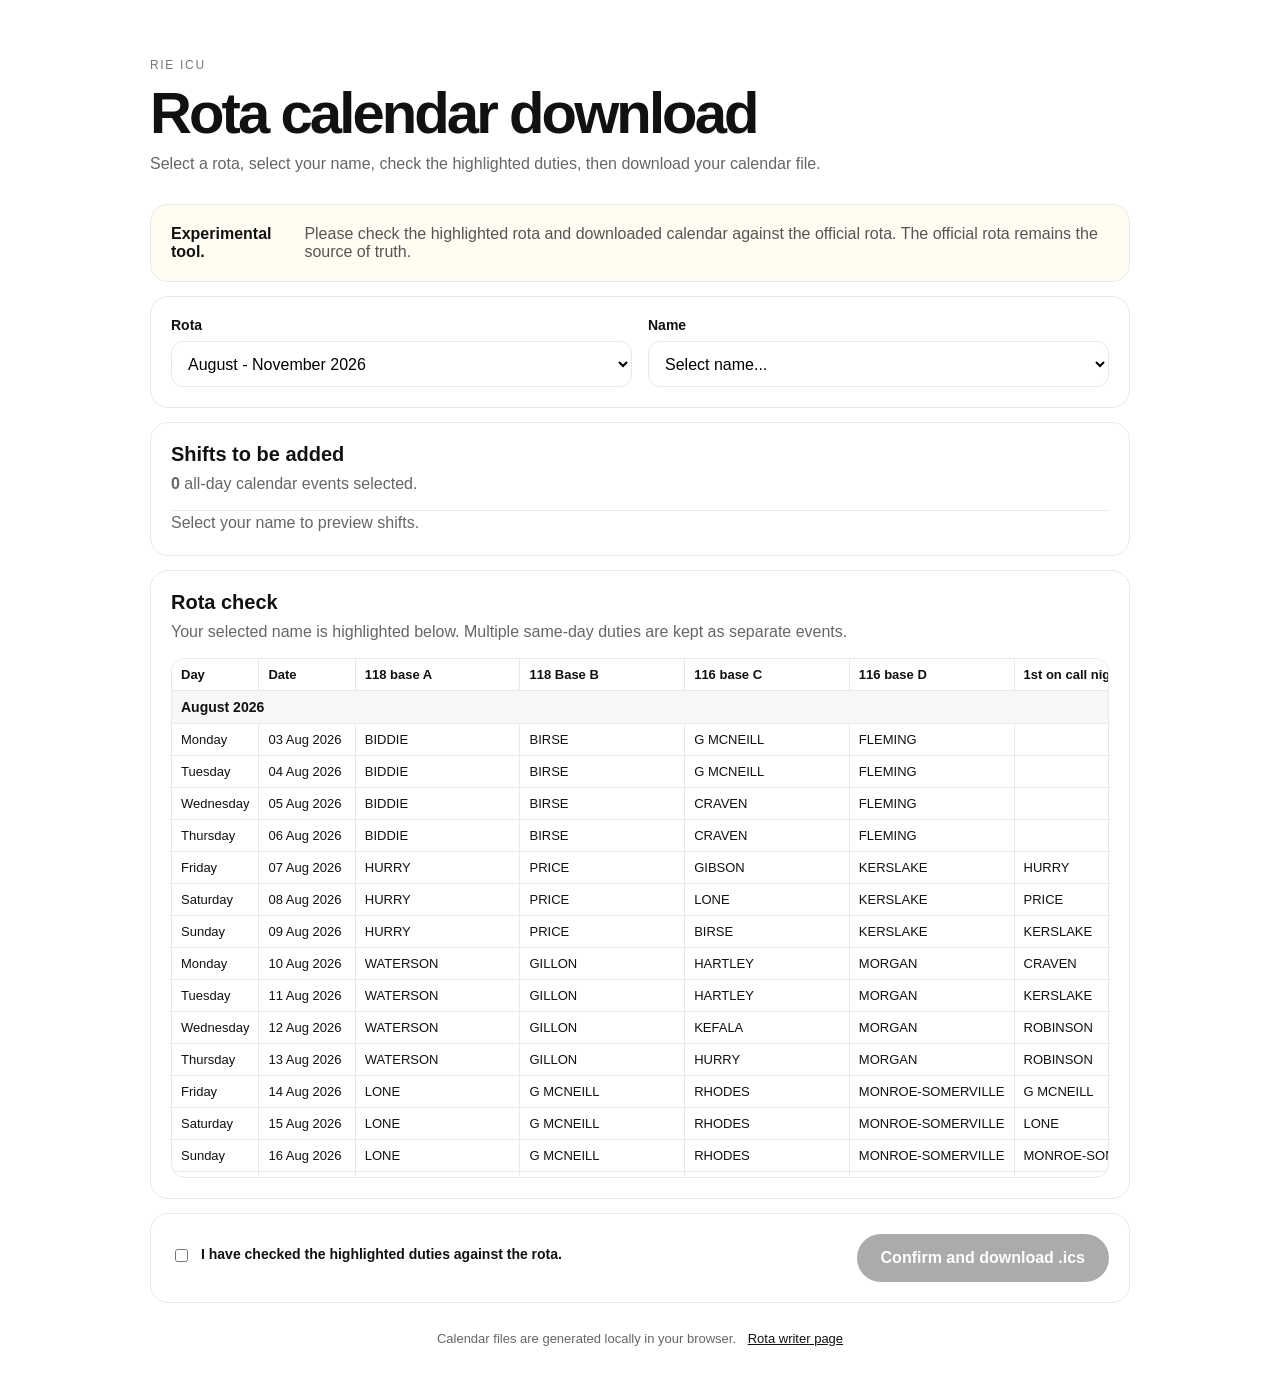
<file: index.html>
<!doctype html>
<html lang="en">
<head>
  <meta charset="utf-8" />
  <meta name="viewport" content="width=device-width, initial-scale=1" />
  <title>RIE ICU rota calendar</title>
  <link rel="stylesheet" href="style.css" />
</head>
<body>
  <main class="page">
    <header class="hero">
      <p class="eyebrow">RIE ICU</p>
      <h1>Rota calendar download</h1>
      <p>Select a rota, select your name, check the highlighted duties, then download your calendar file.</p>
    </header>

    <section class="panel warning">
      <strong>Experimental tool.</strong>
      <span>Please check the highlighted rota and downloaded calendar against the official rota. The official rota remains the source of truth.</span>
    </section>

    <section class="panel grid">
      <label>
        <span>Rota</span>
        <select id="rotaSelect"></select>
      </label>
      <label>
        <span>Name</span>
        <select id="nameSelect"></select>
      </label>
    </section>

    <section class="panel">
      <div class="sectionHead">
        <div>
          <h2>Shifts to be added</h2>
          <p><strong id="shiftCount">0</strong> all-day calendar events selected.</p>
        </div>
      </div>
      <div id="shiftPreview" class="shiftPreview"></div>
    </section>

    <section class="panel">
      <div class="sectionHead">
        <div>
          <h2>Rota check</h2>
          <p>Your selected name is highlighted below. Multiple same-day duties are kept as separate events.</p>
        </div>
      </div>
      <div id="rotaTable" class="rotaTableWrap"></div>
    </section>

    <section class="panel confirm">
      <label class="checkline">
        <input id="confirmCheck" type="checkbox" />
        <span>I have checked the highlighted duties against the rota.</span>
      </label>
      <button id="downloadBtn" disabled>Confirm and download .ics</button>
    </section>

    <footer>
      Calendar files are generated locally in your browser.
      <a href="admin.html">Rota writer page</a>
    </footer>
  </main>

  <script src="rota-index.js"></script>
  <script src="app.js"></script>
</body>
</html>
</file>
<file: style.css>
:root { --text:#111; --muted:#666; --line:#e9e9e9; --soft:#fafafa; --mark:#fff3b0; --mark-border:#e1c542; }
*{box-sizing:border-box} body{margin:0;background:#fff;color:var(--text);font-family:-apple-system,BlinkMacSystemFont,"Segoe UI",Roboto,Helvetica,Arial,sans-serif}.page{width:min(980px,calc(100% - 32px));margin:0 auto;padding:56px 0 32px}.hero{margin-bottom:28px}.eyebrow{margin:0 0 10px;text-transform:uppercase;letter-spacing:.14em;font-size:12px;color:#777}h1{margin:0 0 10px;font-size:clamp(34px,5vw,58px);line-height:1;letter-spacing:-.05em;font-weight:650}h2{margin:0 0 6px;font-size:20px}p{margin:0;color:var(--muted);line-height:1.5}.panel{border:1px solid var(--line);border-radius:18px;padding:20px;margin:14px 0;background:#fff}.warning{display:flex;gap:10px;align-items:flex-start;background:#fffdf2}.warning span{color:#555}.grid{display:grid;grid-template-columns:1fr 1fr;gap:16px}label span{display:block;margin-bottom:8px;font-size:14px;font-weight:600}select{width:100%;height:46px;border:1px solid var(--line);border-radius:12px;background:#fff;padding:0 12px;font:inherit}.sectionHead{display:flex;align-items:flex-start;justify-content:space-between;gap:16px;margin-bottom:14px}.shiftPreview{border-top:1px solid var(--line)}.shift{display:grid;grid-template-columns:150px 1fr 90px;gap:12px;padding:11px 0;border-bottom:1px solid var(--line);font-size:14px}.shift small{color:var(--muted)}.rotaTableWrap{overflow:auto;max-height:520px;border:1px solid var(--line);border-radius:14px}.rotaTable{width:100%;border-collapse:collapse;font-size:13px;min-width:860px}.rotaTable th,.rotaTable td{border-bottom:1px solid var(--line);border-right:1px solid var(--line);padding:8px 9px;text-align:left;vertical-align:top;white-space:nowrap}.rotaTable th{position:sticky;top:0;background:#fff;z-index:1;font-weight:650}.rotaTable tr.monthRow th{background:#f7f7f7;font-size:14px}.hit{background:var(--mark);box-shadow:inset 0 0 0 1px var(--mark-border);font-weight:700}.confirm{display:flex;align-items:center;justify-content:space-between;gap:18px}.checkline{display:flex;gap:10px;align-items:flex-start}.checkline input{margin-top:3px}button{height:48px;border:0;border-radius:999px;padding:0 24px;background:#111;color:#fff;font:inherit;font-weight:650;cursor:pointer;white-space:nowrap}button:disabled{opacity:.35;cursor:not-allowed}footer{margin-top:28px;color:var(--muted);font-size:13px;text-align:center}footer a{color:#111;margin-left:8px}@media(max-width:760px){.grid,.confirm{grid-template-columns:1fr;display:block}.confirm button{width:100%;margin-top:14px}.shift{grid-template-columns:1fr;gap:4px}.page{padding-top:32px}}
.upload{display:block;border:1px dashed var(--line);border-radius:14px;padding:18px;background:var(--soft);cursor:pointer;margin-bottom:12px}.upload small{display:block;color:var(--muted);line-height:1.4}.status{margin-top:12px}.steps{margin:10px 0 14px;color:var(--muted);line-height:1.6}.steps li{margin:4px 0}code{background:#f5f5f5;border:1px solid var(--line);border-radius:6px;padding:1px 5px}pre{white-space:pre-wrap;background:#f7f7f7;border:1px solid var(--line);border-radius:12px;padding:14px;overflow:auto;color:#111}
</file>
